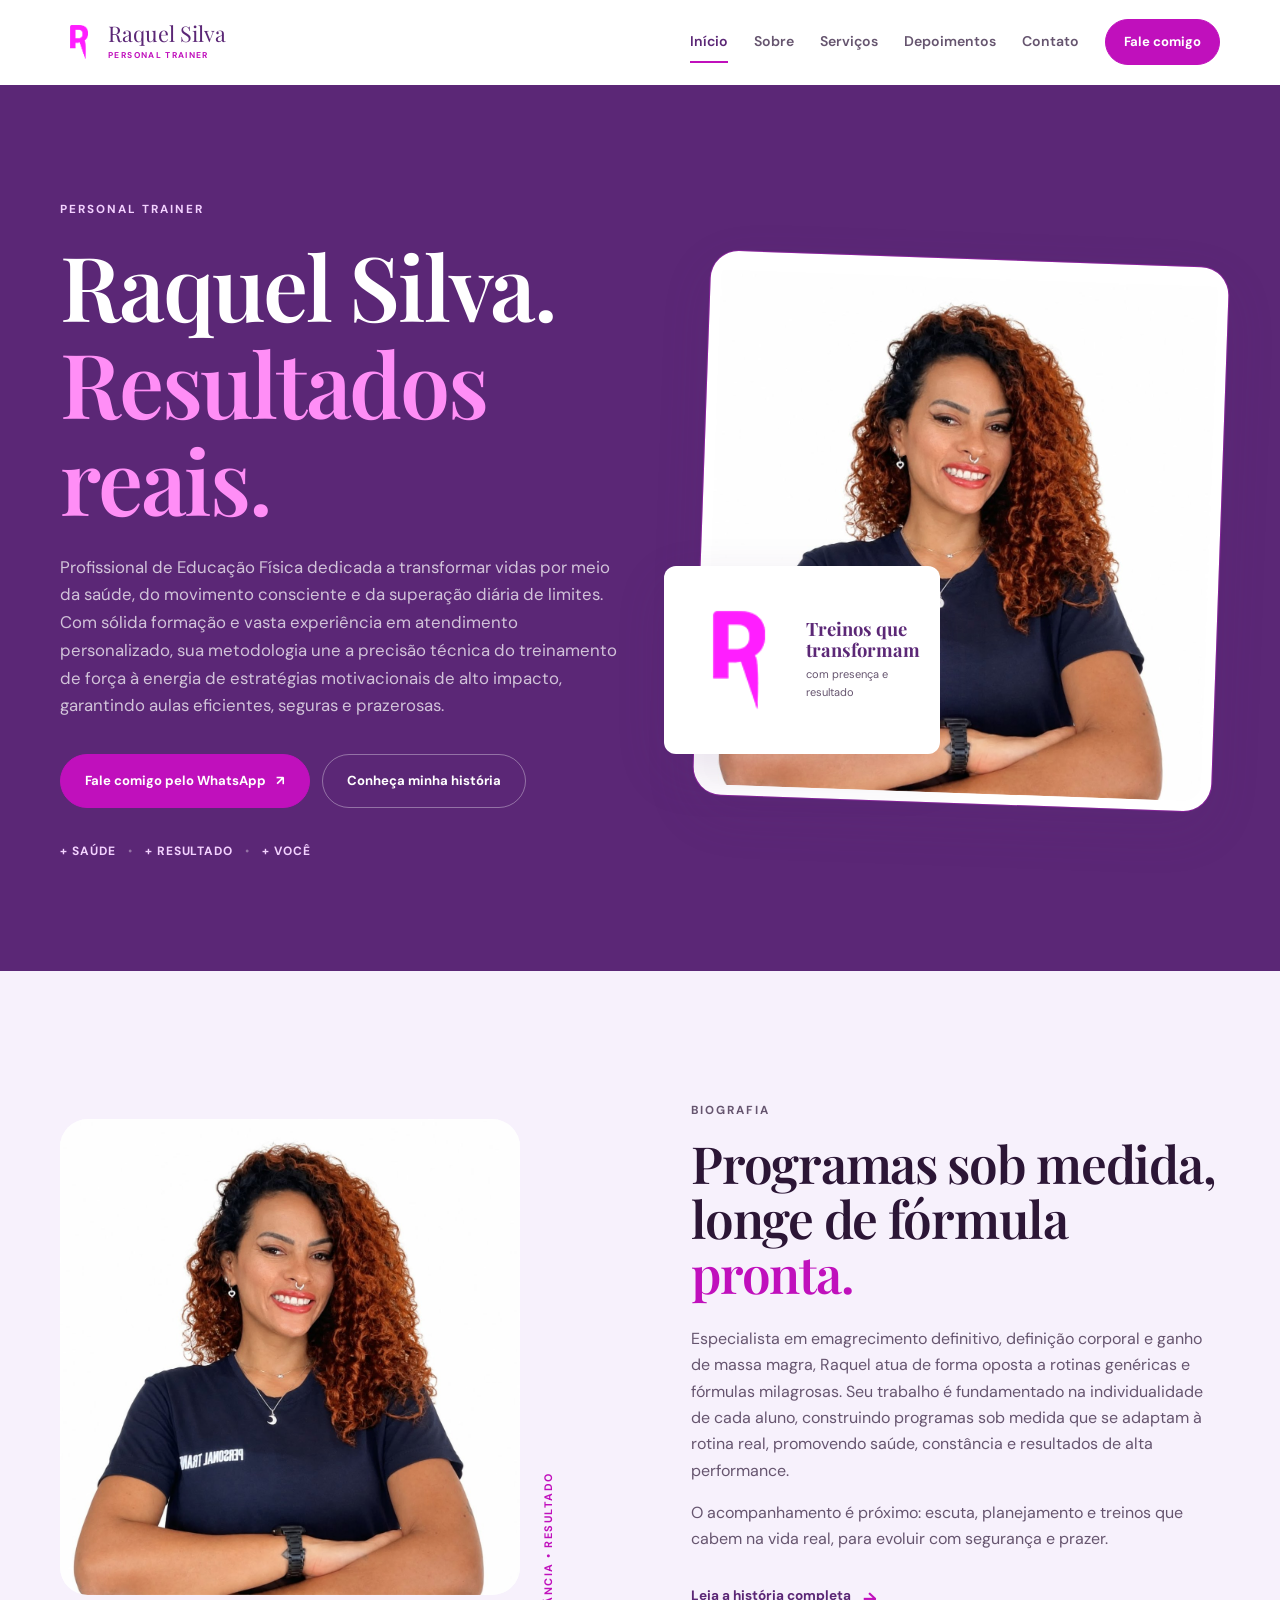
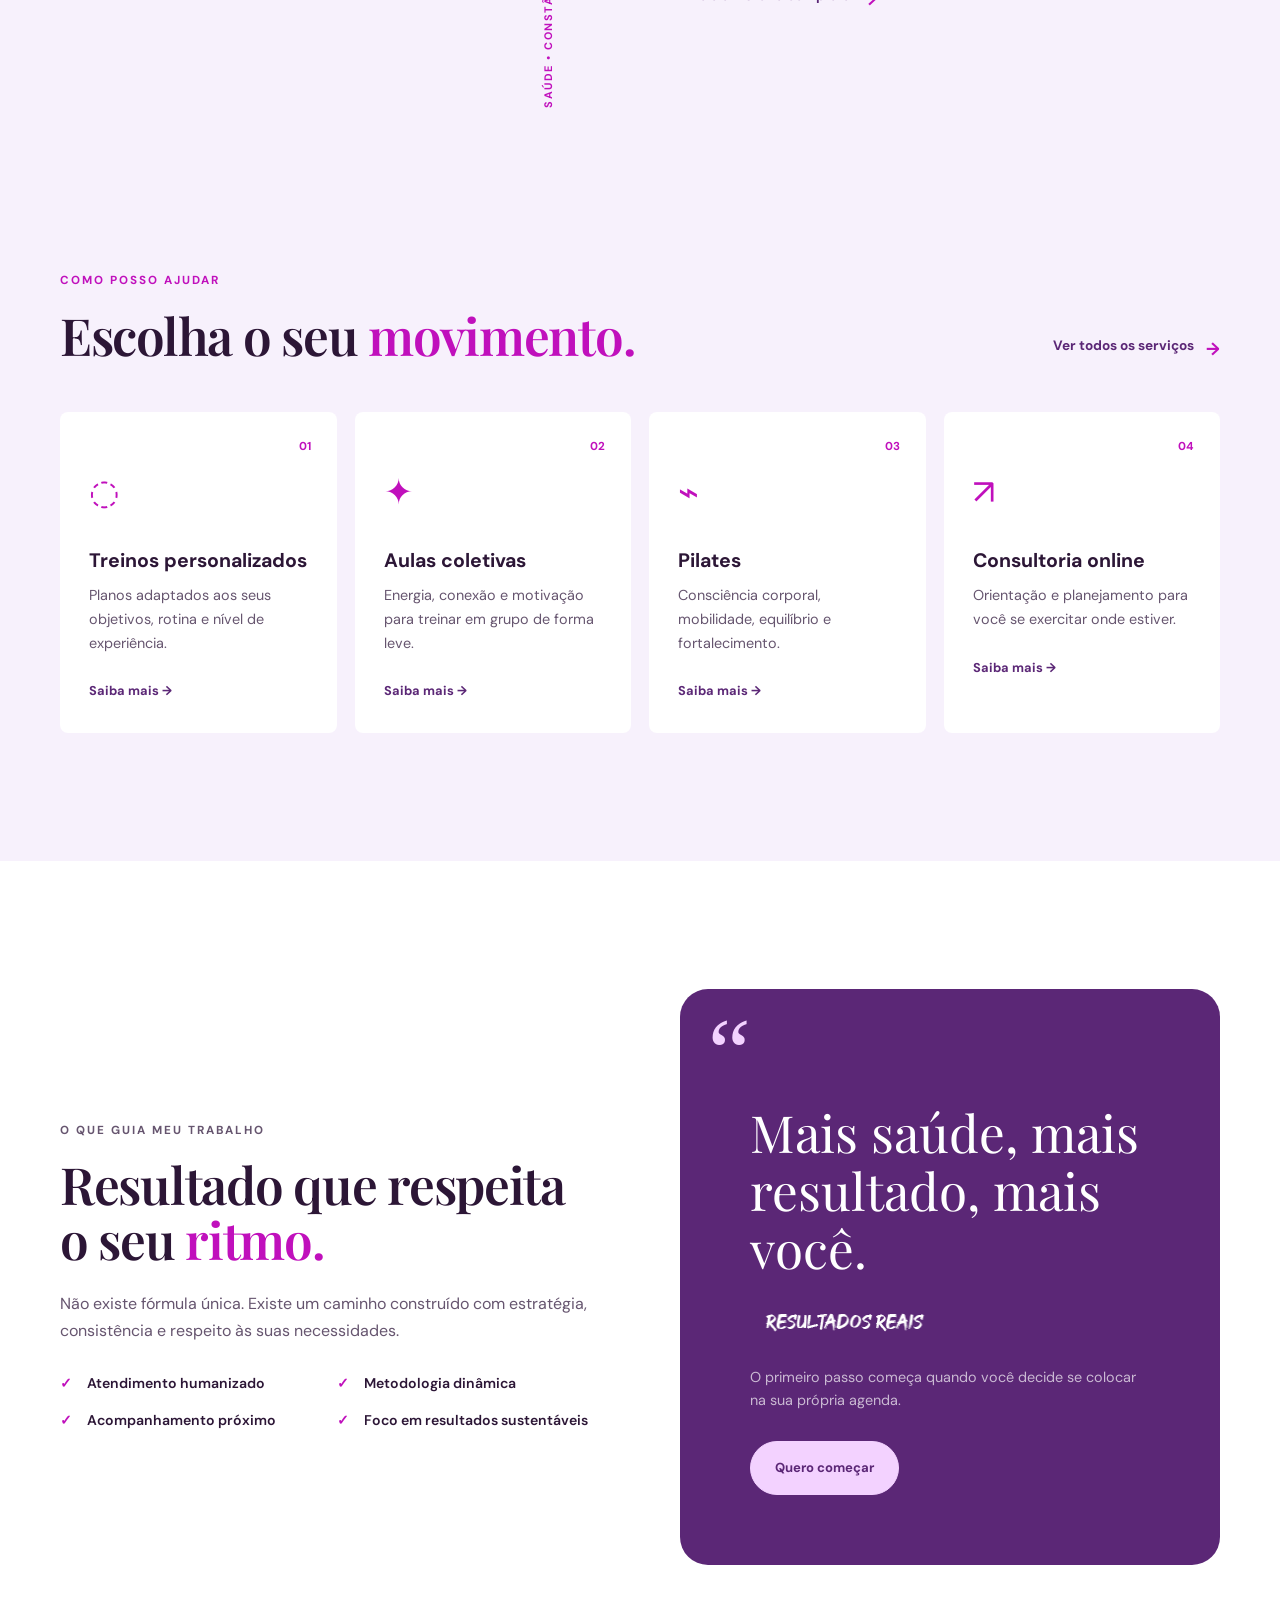
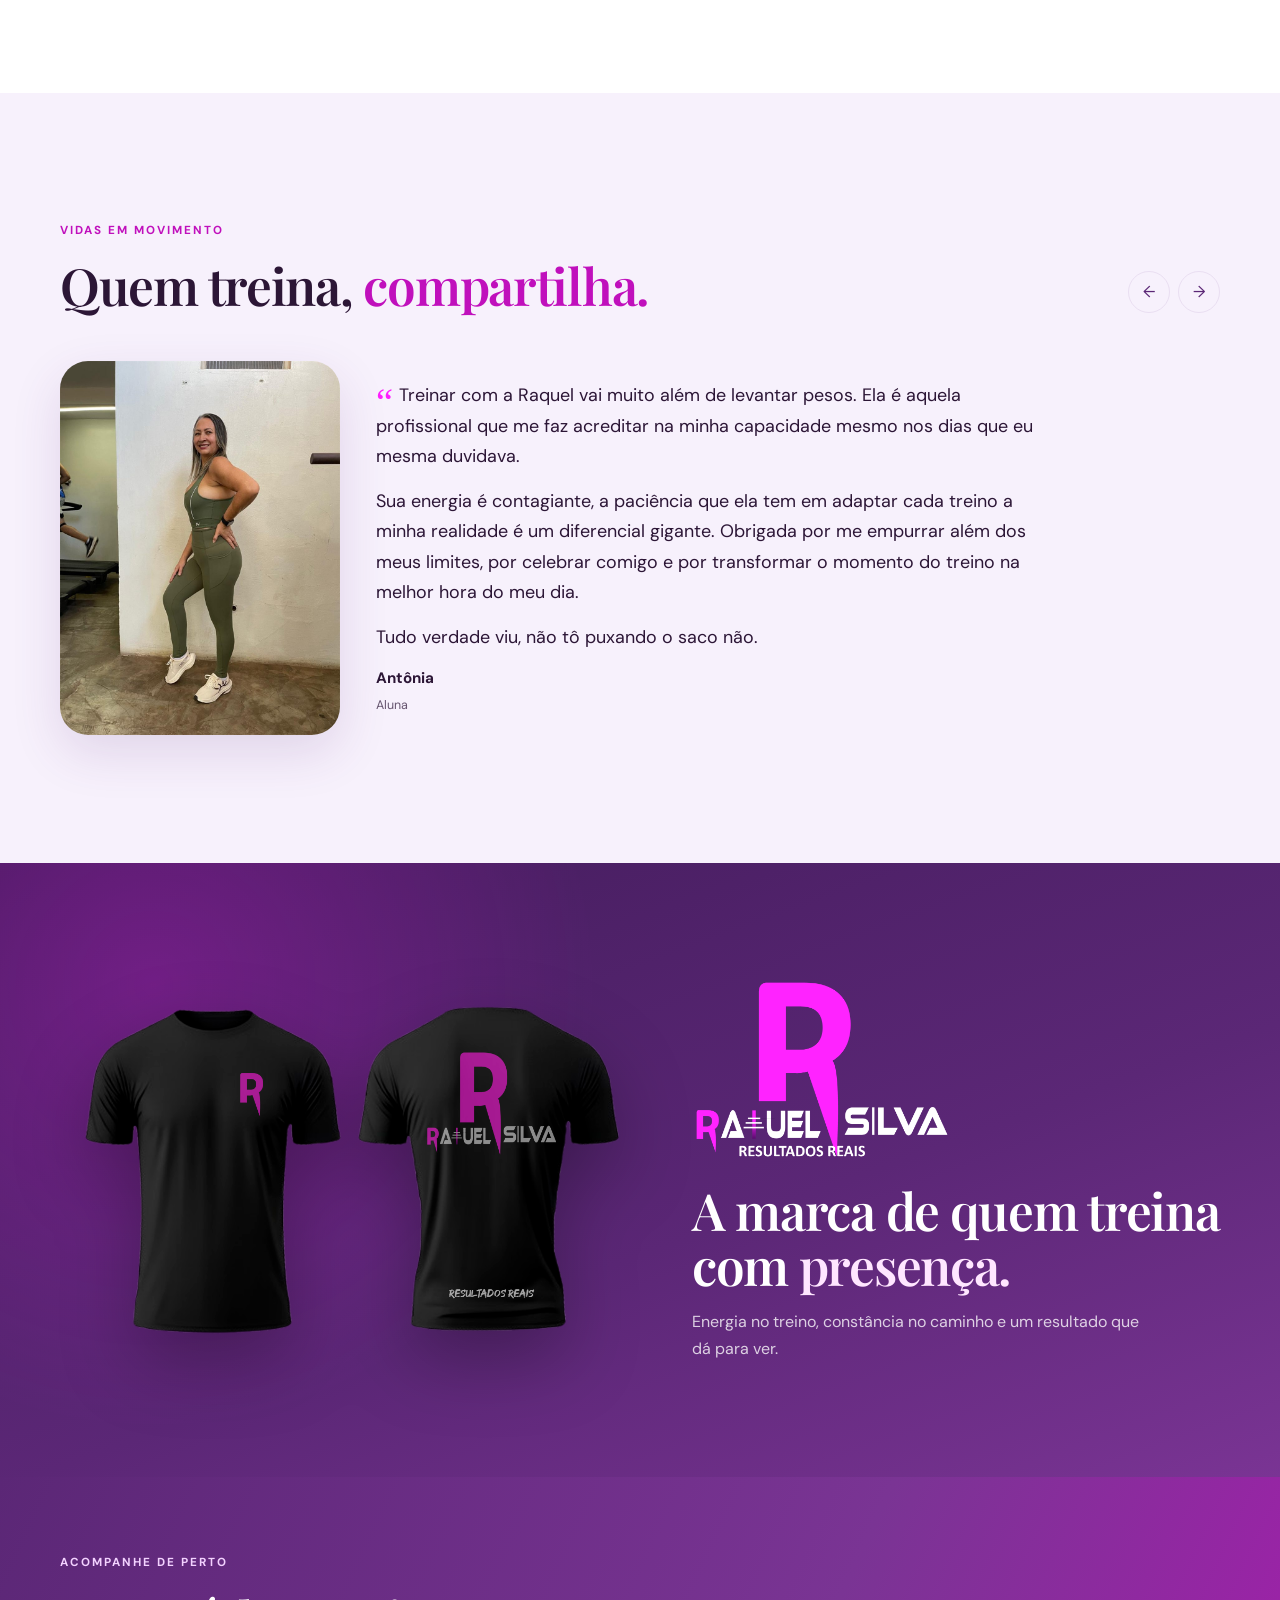
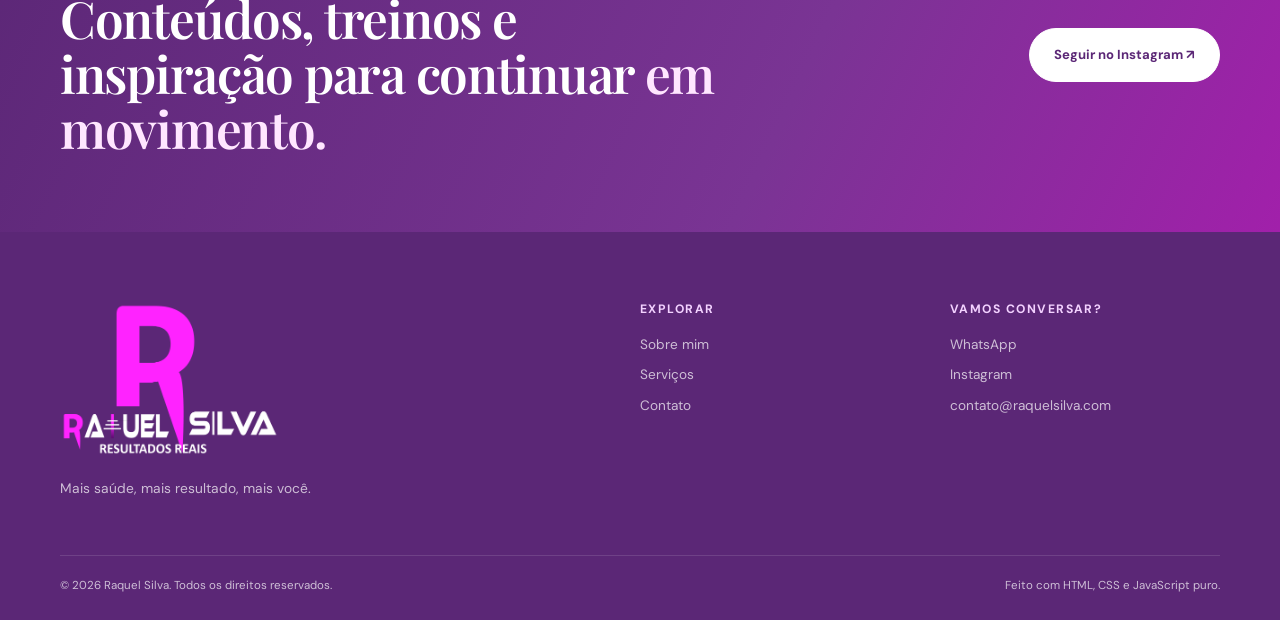
<file: index.html>
<!DOCTYPE html>
<html lang="pt-BR">

<head>
  <meta charset="UTF-8">
  <meta name="viewport" content="width=device-width, initial-scale=1.0">
  <meta name="description" content="Raquel Silva Personal Trainer: treinos inteligentes, Pilates, aulas coletivas e consultoria online em Novo Gama, Santa Maria, Gama e proximidades.">
  <meta name="theme-color" content="#5b2776">
  <meta property="og:title" content="Raquel Silva | Personal Trainer">
  <meta property="og:description" content="Mais saúde, mais resultado, mais você.">
  <title>Raquel Silva | Personal Trainer</title>
  <link rel="preconnect" href="https://fonts.googleapis.com">
  <link rel="preconnect" href="https://fonts.gstatic.com" crossorigin>
  <link href="https://fonts.googleapis.com/css2?family=DM+Sans:wght@400;500;600;700&family=Playfair+Display:wght@600;700&display=swap" rel="stylesheet">
  <link rel="icon" type="image/png" href="assets/images/brand/r.png">
  <link rel="stylesheet" href="assets/css/style.css">
  <link rel="stylesheet" href="assets/css/responsive.css">
  <script defer src="assets/js/main.js"></script>
  <script defer src="assets/js/carousel.js"></script>
</head>

<body>
  <a class="skip-link" href="#conteudo">Pular para o conteúdo</a>
  <header class="site-header" id="topo">
    <div class="container nav-wrapper">
      <a class="brand" href="index.html" aria-label="Raquel Silva, página inicial"><img class="brand-mark" src="assets/images/brand/r.png" alt=""><span class="brand-text"><span>Raquel Silva</span><small>PERSONAL TRAINER</small></span></a>
      <button class="menu-toggle" type="button" aria-expanded="false" aria-controls="menu-principal" aria-label="Abrir menu"><span></span><span></span><span></span></button>
      <nav class="main-nav" id="menu-principal" aria-label="Navegação principal">
        <a class="active" href="index.html">Início</a><a href="sobre.html">Sobre</a><a
          href="servicos.html">Serviços</a><a href="index.html#depoimentos">Depoimentos</a><a
          href="contato.html">Contato</a>
        <a class="button button-small" data-whatsapp href="#">Fale comigo</a>
      </nav>
    </div>
  </header>

  <main id="conteudo">
    <section class="hero section-dark">
      <div class="container hero-grid">
        <div class="hero-copy reveal">
          <p class="eyebrow">Personal trainer</p>
          <h1>Raquel Silva. <em>Resultados reais.</em></h1>
          <p class="hero-text">Profissional de Educação Física dedicada a transformar vidas por meio da saúde, do movimento consciente e da superação diária de limites. Com sólida formação e vasta experiência em atendimento personalizado, sua metodologia une a precisão técnica do treinamento de força à energia de estratégias motivacionais de alto impacto, garantindo aulas eficientes, seguras e prazerosas.</p>
          <div class="button-group"><a class="button" data-whatsapp href="#">Fale comigo pelo WhatsApp <span>↗</span></a><a class="button button-ghost-light" href="sobre.html">Conheça minha história</a></div>
          <div class="hero-proof"><strong>+ saúde</strong><span>•</span><strong>+ resultado</strong><span>•</span><strong>+ você</strong></div>
        </div>
        <div class="hero-visual reveal">
          <div class="image-frame"><img src="assets/images/raquel/raquel-principal.jpg" alt="Raquel Silva, personal trainer, sorrindo de braços cruzados" fetchpriority="high"></div>
          <div class="floating-card"><img class="spark-mark" src="assets/images/brand/r.png" alt=""><div><strong>Treinos que<br>transformam</strong><small>com presença e resultado</small></div></div>
        </div>
      </div>
    </section>

    <section class="section intro-section">
      <div class="container two-columns align-center">
        <div class="image-stack reveal"><div class="image-frame image-frame-small"><img src="assets/images/raquel/raquel-principal.jpg" alt="Retrato de Raquel Silva, personal trainer" loading="lazy"></div><span class="vertical-label">SAÚDE • CONSTÂNCIA • RESULTADO</span></div>
        <div class="section-copy reveal"><p class="eyebrow">Biografia</p><h2>Programas sob medida, longe de fórmula <em>pronta.</em></h2><p>Especialista em emagrecimento definitivo, definição corporal e ganho de massa magra, Raquel atua de forma oposta a rotinas genéricas e fórmulas milagrosas. Seu trabalho é fundamentado na individualidade de cada aluno, construindo programas sob medida que se adaptam à rotina real, promovendo saúde, constância e resultados de alta performance.</p><p>O acompanhamento é próximo: escuta, planejamento e treinos que cabem na vida real, para evoluir com segurança e prazer.</p><a class="text-link" href="sobre.html">Leia a história completa <span>→</span></a></div>
      </div>
    </section>

    <section class="section section-soft" id="servicos">
      <div class="container">
        <div class="section-heading">
          <div>
            <p class="eyebrow">Como posso ajudar</p>
            <h2>Escolha o seu <em>movimento.</em></h2>
          </div><a class="text-link desktop-only" href="servicos.html">Ver todos os serviços <span>→</span></a>
        </div>
        <div class="services-grid">
          <article class="service-card reveal"><span class="card-number">01</span>
            <div class="service-icon">◌</div>
            <h3>Treinos personalizados</h3>
            <p>Planos adaptados aos seus objetivos, rotina e nível de experiência.</p><a
              href="servicos.html#personalizados" aria-label="Saiba mais sobre treinos personalizados">Saiba mais →</a>
          </article>
          <article class="service-card reveal"><span class="card-number">02</span>
            <div class="service-icon">✦</div>
            <h3>Aulas coletivas</h3>
            <p>Energia, conexão e motivação para treinar em grupo de forma leve.</p><a href="servicos.html#coletivas"
              aria-label="Saiba mais sobre aulas coletivas">Saiba mais →</a>
          </article>
          <article class="service-card reveal"><span class="card-number">03</span>
            <div class="service-icon">⌁</div>
            <h3>Pilates</h3>
            <p>Consciência corporal, mobilidade, equilíbrio e fortalecimento.</p><a href="servicos.html#pilates"
              aria-label="Saiba mais sobre Pilates">Saiba mais →</a>
          </article>
          <article class="service-card reveal"><span class="card-number">04</span>
            <div class="service-icon">↗</div>
            <h3>Consultoria online</h3>
            <p>Orientação e planejamento para você se exercitar onde estiver.</p><a href="servicos.html#online"
              aria-label="Saiba mais sobre consultoria online">Saiba mais →</a>
          </article>
        </div>
      </div>
    </section>

    <section class="section philosophy-section"><div class="container philosophy-grid"><div class="section-copy reveal"><p class="eyebrow">O que guia meu trabalho</p><h2>Resultado que respeita o seu <em>ritmo.</em></h2><p>Não existe fórmula única. Existe um caminho construído com estratégia, consistência e respeito às suas necessidades.</p><ul class="check-list"><li>Atendimento humanizado</li><li>Metodologia dinâmica</li><li>Acompanhamento próximo</li><li>Foco em resultados sustentáveis</li></ul></div><div class="quote-card reveal"><span class="quote-mark">“</span><blockquote>Mais saúde, mais resultado, mais você.</blockquote><img class="quote-sign" src="assets/images/brand/resultados-reais.png" alt="Resultados reais"><p>O primeiro passo começa quando você decide se colocar na sua própria agenda.</p><a class="button" data-whatsapp href="#">Quero começar</a></div></div></section>

    <section class="section section-soft" id="depoimentos"><div class="container"><div class="section-heading"><div><p class="eyebrow">Vidas em movimento</p><h2>Quem treina, <em>compartilha.</em></h2></div><div class="carousel-controls"><button class="carousel-button" data-carousel-prev aria-label="Depoimento anterior">←</button><button class="carousel-button" data-carousel-next aria-label="Próximo depoimento">→</button></div></div>
      <div class="testimonials" data-carousel>
        <article class="testimonial active">
          <img class="testimonial-photo" src="assets/images/testimonials/antonia.jpg" alt="Antônia, aluna da Raquel Silva, na academia">
          <div>
            <div class="testimonial-text">
              <p>Treinar com a Raquel vai muito além de levantar pesos. Ela é aquela profissional que me faz acreditar na minha capacidade mesmo nos dias que eu mesma duvidava.</p>
              <p>Sua energia é contagiante, a paciência que ela tem em adaptar cada treino a minha realidade é um diferencial gigante. Obrigada por me empurrar além dos meus limites, por celebrar comigo e por transformar o momento do treino na melhor hora do meu dia.</p>
              <p>Tudo verdade viu, não tô puxando o saco não.</p>
            </div>
            <strong>Antônia</strong>
            <small>Aluna</small>
          </div>
        </article>
        <article class="testimonial">
          <img class="testimonial-photo" src="assets/images/testimonials/cristiane.jpg" alt="Cristiane, aluna da Raquel Silva, na academia">
          <div>
            <div class="testimonial-text">
              <p>Treinar com a Raquel foi uma experiência que transformou muito mais do que o meu corpo. Ao longo desse processo, percebi mudanças na minha mentalidade, na minha disciplina, na minha autoestima e na forma como eu enxergava o exercício físico.</p>
              <p>Ela me ensinou a respeitar meu processo, a acreditar mais no meu potencial e a entender que cada pequena evolução importa. Hoje me sinto mais forte, mais confiante e muito mais determinada. Sou muito grata por todo o acompanhamento e paciência que tem comigo nesse processo.</p>
            </div>
            <strong>Cristiane</strong>
            <small>Aluna</small>
          </div>
        </article>
        <article class="testimonial">
          <img class="testimonial-photo" src="assets/images/testimonials/nalva.jpg" alt="Nalva, aluna da Raquel Silva, na academia">
          <div>
            <div class="testimonial-text">
              <p>Quando comecei meus treinamentos com a personal, visava muito os benefícios que poderia ter no que diz respeito à saúde física.</p>
              <p>Dada minha rotina cansativa, seria uma forma de sustentar literalmente a carga do dia a dia. Daí comecei a observar uma outra coisa que pouco se fala: a saúde mental. Observei que não era somente o físico, mas também o psicológico. Aí que entra um detalhe importantíssimo: o profissional que vai trabalhar isso em você.</p>
              <p>E vamos falar a verdade?! A personal Raquel foi e é a pessoa perfeita para que eu pudesse chegar nesse patamar, tão bem tanto psicologicamente quanto fisicamente. São aulas que te levam ao limite e fazem você querer mais e mais, tudo isso com uma responsabilidade, com carisma, alegria e muita, mas muita dedicação mesmo por parte da Raquel.</p>
              <p>Gostaria de deixar explícita minha gratidão pela pessoa que você é, Raquel, uma profissional que não mede esforços para trazer alegria com resultado. Não é sobre treinar ou chegar numa condição física adequada, é sobre o que fazemos no caminho para chegar onde queremos, e com toda certeza o caminho com a Raquel é muito mais divertido e com resultado garantido.</p>
              <p>Obrigado.</p>
            </div>
            <strong>Nalva</strong>
            <small>Aluna</small>
          </div>
        </article>
        <article class="testimonial">
          <img class="testimonial-photo" src="assets/images/testimonials/priscila.jpg" alt="Priscila, aluna da Raquel Silva, na academia">
          <div>
            <div class="testimonial-text">
              <p>Desde que comecei a treinar com a Raquel, descobri o que é treinar de verdade, como nunca tinha feito antes. Ela falta me matar? Sim. Mas os resultados são incríveis. Às vezes, quando acontece de ter que treinar sem ela, eu vejo o quão difícil é treinar sozinha, criei dependência emocional. Obrigada, Raquel, por ser essa profissional incrível.</p>
            </div>
            <strong>Priscila</strong>
            <small>Aluna</small>
          </div>
        </article>
      </div>
    </div></section>

    <section class="brand-band" aria-label="Identidade visual Raquel Silva">
      <div class="container brand-band-grid">
        <img class="brand-shirt" src="assets/images/brand/blusa.png" alt="Camiseta preta com o R rosa na frente e a logomarca Raquel Silva Resultados Reais nas costas">
        <div>
          <img class="brand-band-logo" src="assets/images/brand/logo.png" alt="Logomarca Raquel Silva Resultados Reais">
          <h2>A marca de quem treina com <em>presença.</em></h2>
          <p>Energia no treino, constância no caminho e um resultado que dá para ver.</p>
        </div>
      </div>
    </section>

    <section class="instagram-banner">
      <div class="container instagram-content">
        <div>
          <p class="eyebrow">Acompanhe de perto</p>
          <h2>Conteúdos, treinos e inspiração para continuar <em>em movimento.</em></h2>
        </div><a class="button button-light" data-instagram href="#" target="_blank" rel="noopener noreferrer">Seguir no
          Instagram ↗</a>
      </div>
    </section>
  </main>
  <footer class="site-footer"><div class="container footer-grid"><div><a class="brand brand-light" href="index.html"><img class="brand-logo" src="assets/images/brand/logo.png" alt="Raquel Silva Resultados Reais"></a><p>Mais saúde, mais resultado, mais você.</p></div><div><h3>Explorar</h3><a href="sobre.html">Sobre mim</a><a href="servicos.html">Serviços</a><a href="contato.html">Contato</a></div><div><h3>Vamos conversar?</h3><a data-whatsapp href="#">WhatsApp</a><a data-instagram href="#" target="_blank" rel="noopener noreferrer">Instagram</a><a href="mailto:contato@raquelsilva.com">contato@raquelsilva.com</a></div></div><div class="container footer-bottom"><span>© <span data-year></span> Raquel Silva. Todos os direitos reservados.</span><span>Feito com HTML, CSS e JavaScript puro.</span></div></footer>
</body>

</html>
</file>
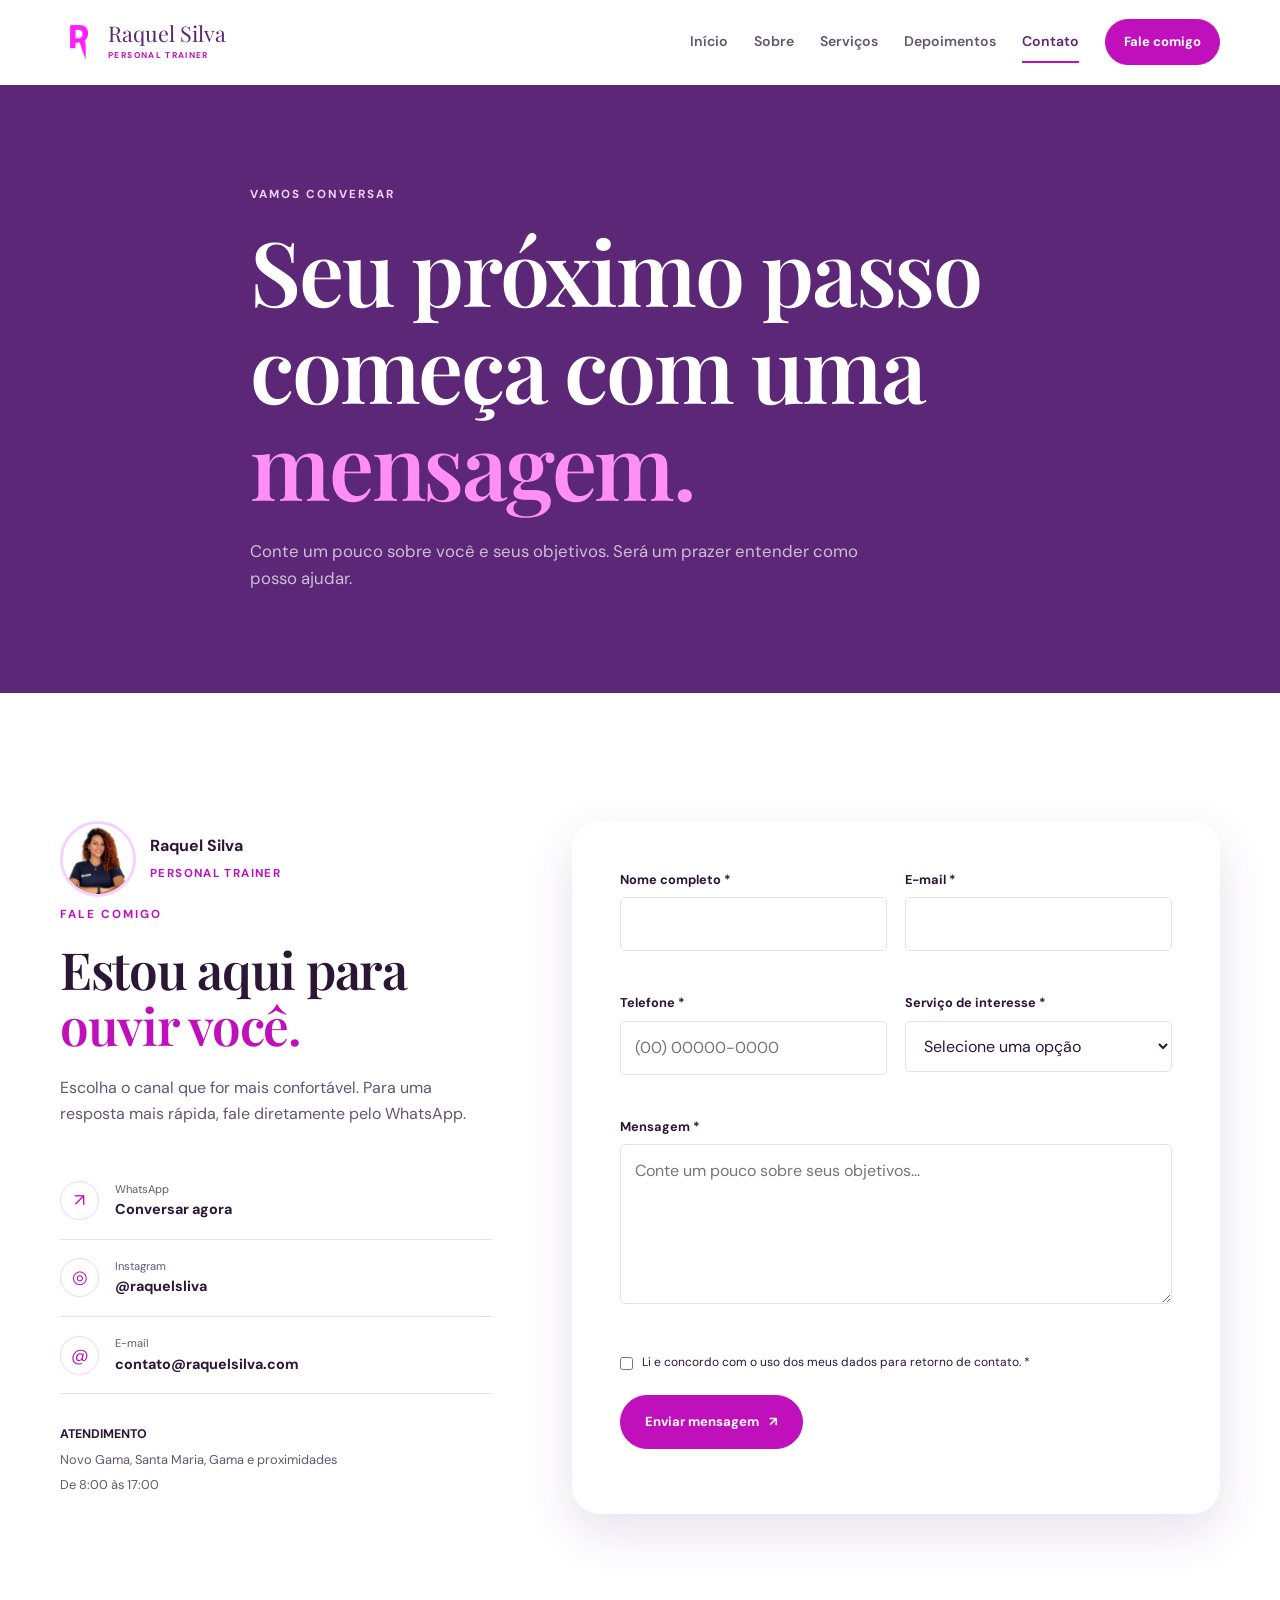
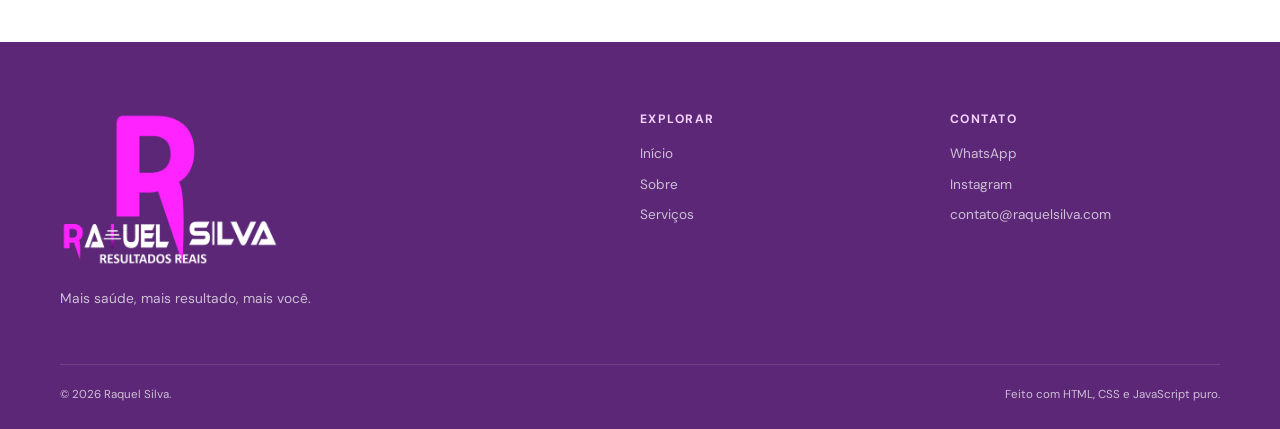
<file: contato.html>
<!DOCTYPE html>
<html lang="pt-BR">
<head><meta charset="UTF-8"><meta name="viewport" content="width=device-width, initial-scale=1.0"><meta name="description" content="Entre em contato com Raquel Silva Personal Trainer pelo WhatsApp, Instagram ou formulário online."><title>Contato | Raquel Silva Personal Trainer</title><link rel="preconnect" href="https://fonts.googleapis.com"><link rel="preconnect" href="https://fonts.gstatic.com" crossorigin><link href="https://fonts.googleapis.com/css2?family=DM+Sans:wght@400;500;600;700&family=Playfair+Display:wght@600;700&display=swap" rel="stylesheet"><link rel="icon" type="image/png" href="assets/images/brand/r.png"><meta name="theme-color" content="#5b2776"><link rel="stylesheet" href="assets/css/style.css"><link rel="stylesheet" href="assets/css/responsive.css"><script defer src="assets/js/main.js"></script><script defer src="assets/js/form-validation.js"></script></head>
<body><a class="skip-link" href="#conteudo">Pular para o conteúdo</a><header class="site-header" id="topo"><div class="container nav-wrapper"><a class="brand" href="index.html" aria-label="Raquel Silva, página inicial"><img class="brand-mark" src="assets/images/brand/r.png" alt=""><span class="brand-text"><span>Raquel Silva</span><small>PERSONAL TRAINER</small></span></a><button class="menu-toggle" type="button" aria-expanded="false" aria-controls="menu-principal" aria-label="Abrir menu"><span></span><span></span><span></span></button><nav class="main-nav" id="menu-principal" aria-label="Navegação principal"><a href="index.html">Início</a><a href="sobre.html">Sobre</a><a href="servicos.html">Serviços</a><a href="index.html#depoimentos">Depoimentos</a><a class="active" href="contato.html">Contato</a><a class="button button-small" data-whatsapp href="#">Fale comigo</a></nav></div></header>
<main id="conteudo"><section class="page-hero section-dark"><div class="container narrow"><p class="eyebrow">Vamos conversar</p><h1>Seu próximo passo começa com uma <em>mensagem.</em></h1><p>Conte um pouco sobre você e seus objetivos. Será um prazer entender como posso ajudar.</p></div></section><section class="section"><div class="container contact-grid"><div class="contact-intro reveal"><div class="contact-person"><img src="assets/images/raquel/raquel-principal.jpg" alt="Raquel Silva"><div><strong>Raquel Silva</strong><span>Personal trainer</span></div></div><p class="eyebrow">Fale comigo</p><h2>Estou aqui para <em>ouvir você.</em></h2><p>Escolha o canal que for mais confortável. Para uma resposta mais rápida, fale diretamente pelo WhatsApp.</p><a class="contact-line" data-whatsapp href="#"><span class="contact-icon">↗</span><span><small>WhatsApp</small><strong>Conversar agora</strong></span></a><a class="contact-line" data-instagram href="#" target="_blank" rel="noopener noreferrer"><span class="contact-icon">◎</span><span><small>Instagram</small><strong>@raquelsliva</strong></span></a><a class="contact-line" href="mailto:contato@raquelsilva.com"><span class="contact-icon">@</span><span><small>E-mail</small><strong>contato@raquelsilva.com</strong></span></a><div class="availability"><strong>Atendimento</strong><span>Novo Gama, Santa Maria, Gama e proximidades</span><span>De 8:00 às 17:00</span></div></div><div class="form-card reveal"><form id="contact-form" novalidate><!-- PERSONALIZE: para envio real, conecte este formulário ao Formspree, EmailJS ou backend próprio. --><div class="form-row"><div class="field"><label for="nome">Nome completo *</label><input id="nome" name="nome" type="text" autocomplete="name" required><small class="field-error" data-error-for="nome"></small></div><div class="field"><label for="email">E-mail *</label><input id="email" name="email" type="email" autocomplete="email" required><small class="field-error" data-error-for="email"></small></div></div><div class="form-row"><div class="field"><label for="telefone">Telefone *</label><input id="telefone" name="telefone" type="tel" autocomplete="tel" placeholder="(00) 00000-0000" required><small class="field-error" data-error-for="telefone"></small></div><div class="field"><label for="servico">Serviço de interesse *</label><select id="servico" name="servico" required><option value="">Selecione uma opção</option><option>Treinos personalizados</option><option>Aulas coletivas</option><option>Pilates</option><option>Consultoria online</option></select><small class="field-error" data-error-for="servico"></small></div></div><div class="field"><label for="mensagem">Mensagem *</label><textarea id="mensagem" name="mensagem" rows="5" placeholder="Conte um pouco sobre seus objetivos..." required></textarea><small class="field-error" data-error-for="mensagem"></small></div><label class="checkbox-field"><input id="privacidade" name="privacidade" type="checkbox" required><span>Li e concordo com o uso dos meus dados para retorno de contato. *</span></label><small class="field-error" data-error-for="privacidade"></small><button class="button" type="submit">Enviar mensagem <span>↗</span></button><div class="form-feedback" role="status" aria-live="polite"></div></form></div></div></section></main><footer class="site-footer"><div class="container footer-grid"><div><a class="brand brand-light" href="index.html"><img class="brand-logo" src="assets/images/brand/logo.png" alt="Raquel Silva Resultados Reais"></a><p>Mais saúde, mais resultado, mais você.</p></div><div><h3>Explorar</h3><a href="index.html">Início</a><a href="sobre.html">Sobre</a><a href="servicos.html">Serviços</a></div><div><h3>Contato</h3><a data-whatsapp href="#">WhatsApp</a><a data-instagram href="#" target="_blank" rel="noopener noreferrer">Instagram</a><a href="mailto:contato@raquelsilva.com">contato@raquelsilva.com</a></div></div><div class="container footer-bottom"><span>© <span data-year></span> Raquel Silva.</span><span>Feito com HTML, CSS e JavaScript puro.</span></div></footer></body></html>
</file>
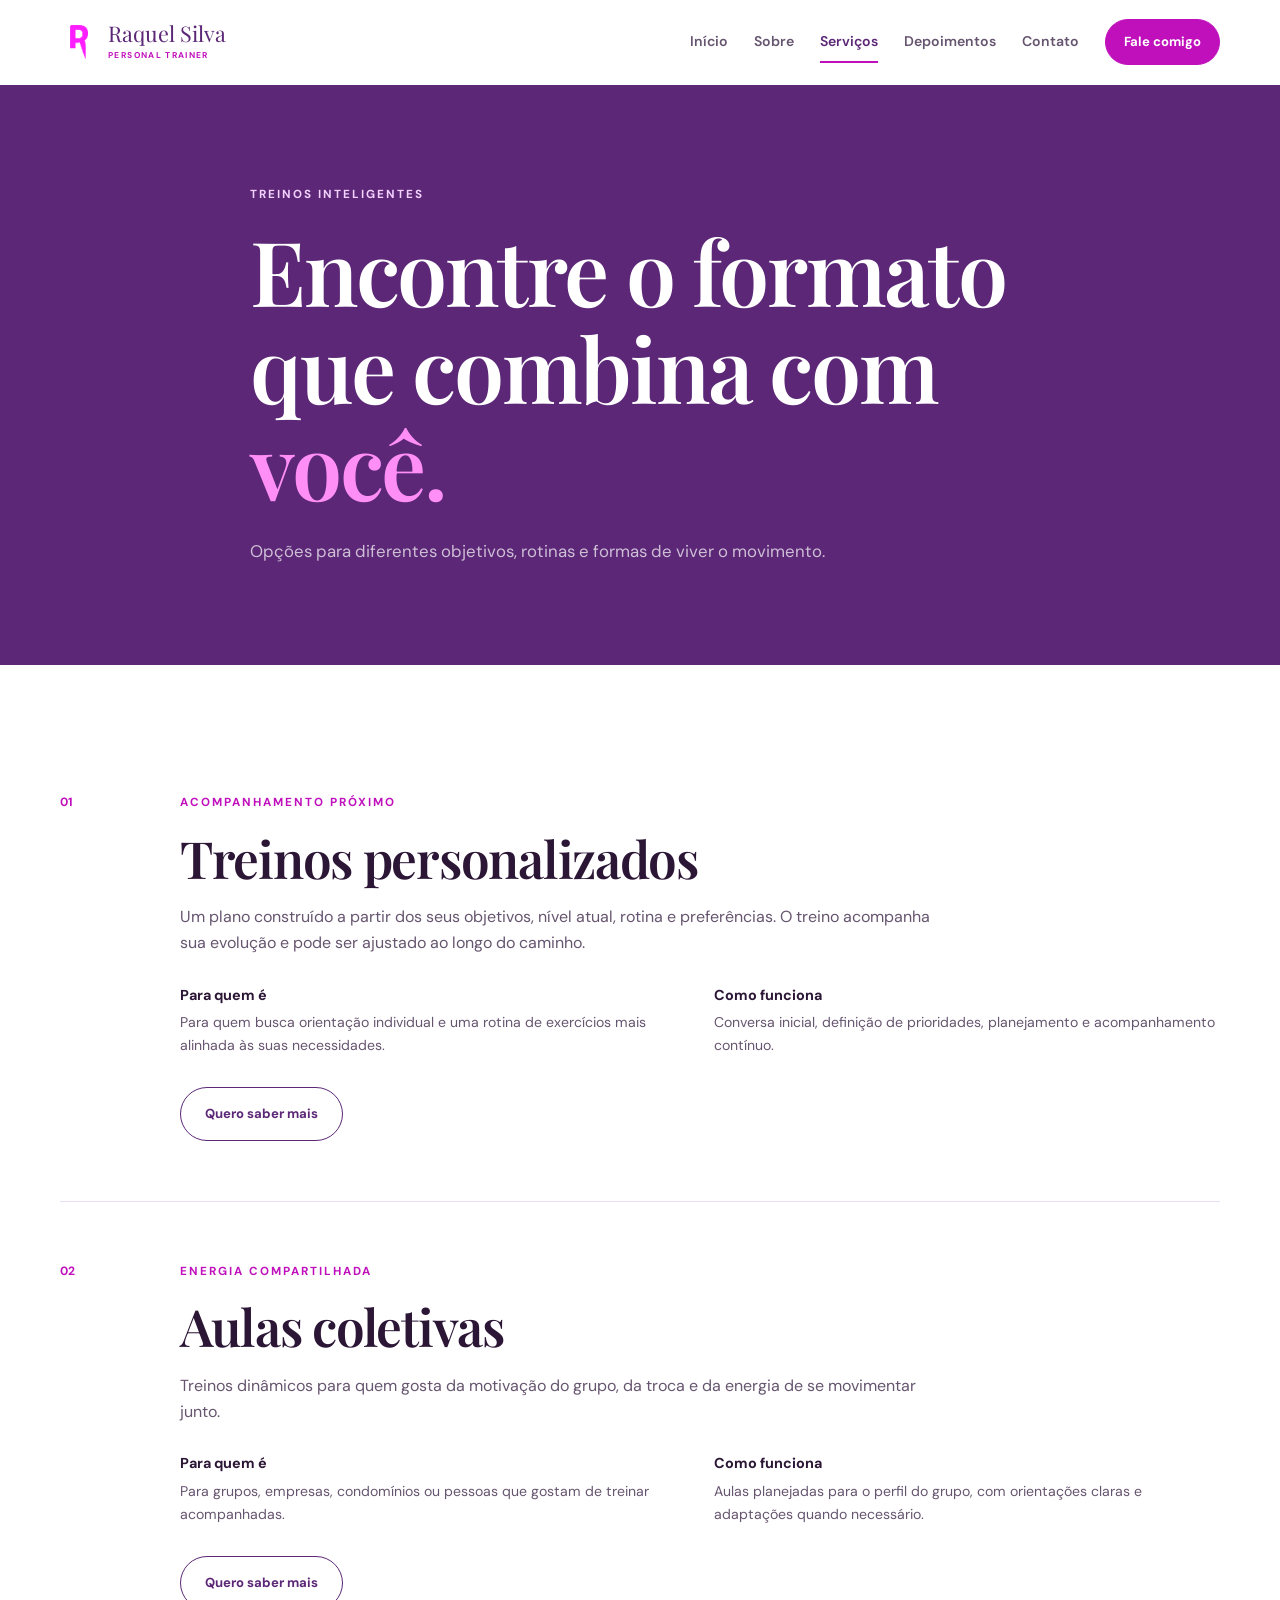
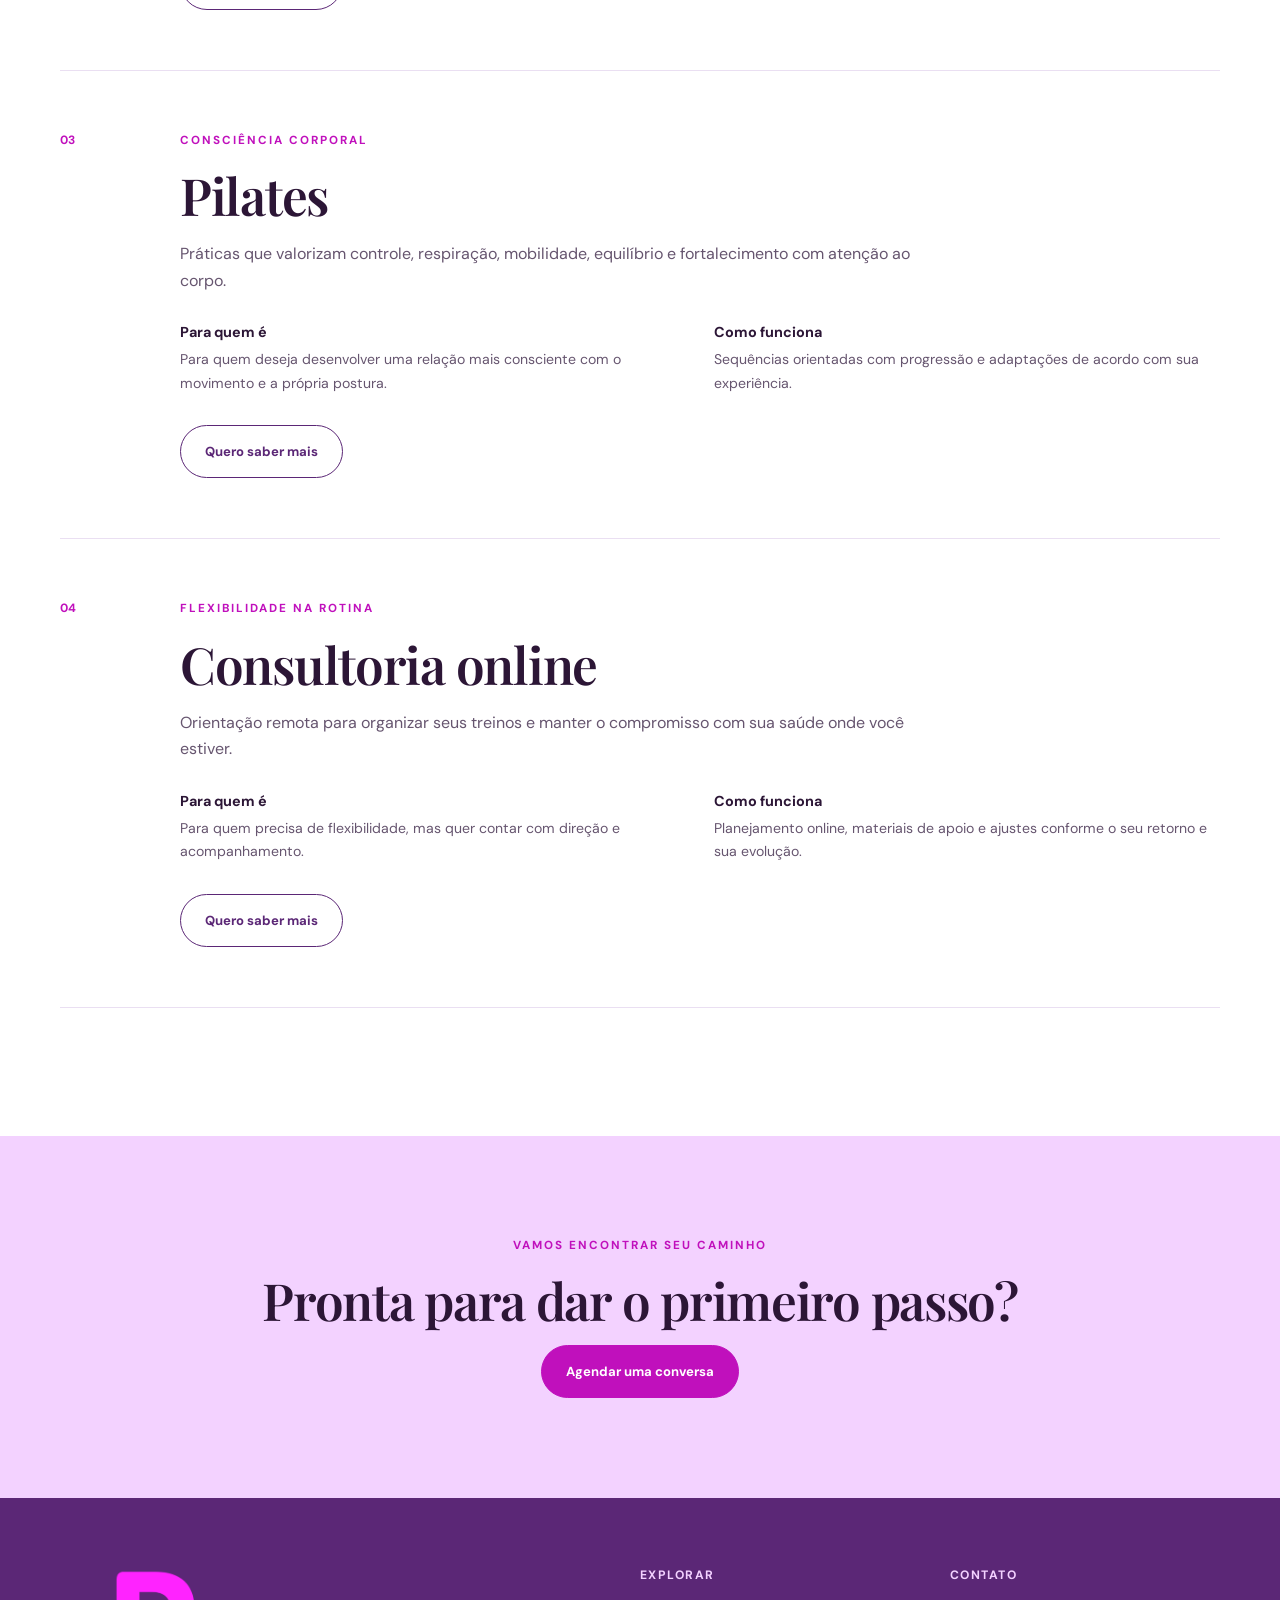
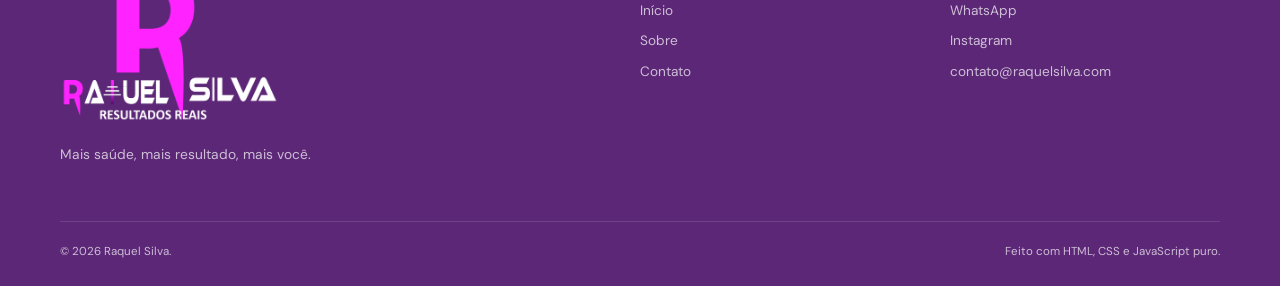
<file: servicos.html>
<!DOCTYPE html>
<html lang="pt-BR">
<head><meta charset="UTF-8"><meta name="viewport" content="width=device-width, initial-scale=1.0"><meta name="description" content="Conheça os serviços de treinos personalizados, aulas coletivas, Pilates e consultoria online da Raquel Silva."><title>Serviços | Raquel Silva Personal Trainer</title><link rel="preconnect" href="https://fonts.googleapis.com"><link rel="preconnect" href="https://fonts.gstatic.com" crossorigin><link href="https://fonts.googleapis.com/css2?family=DM+Sans:wght@400;500;600;700&family=Playfair+Display:wght@600;700&display=swap" rel="stylesheet"><link rel="icon" type="image/png" href="assets/images/brand/r.png"><meta name="theme-color" content="#5b2776"><link rel="stylesheet" href="assets/css/style.css"><link rel="stylesheet" href="assets/css/responsive.css"><script defer src="assets/js/main.js"></script></head>
<body><a class="skip-link" href="#conteudo">Pular para o conteúdo</a><header class="site-header" id="topo"><div class="container nav-wrapper"><a class="brand" href="index.html" aria-label="Raquel Silva, página inicial"><img class="brand-mark" src="assets/images/brand/r.png" alt=""><span class="brand-text"><span>Raquel Silva</span><small>PERSONAL TRAINER</small></span></a><button class="menu-toggle" type="button" aria-expanded="false" aria-controls="menu-principal" aria-label="Abrir menu"><span></span><span></span><span></span></button><nav class="main-nav" id="menu-principal" aria-label="Navegação principal"><a href="index.html">Início</a><a href="sobre.html">Sobre</a><a class="active" href="servicos.html">Serviços</a><a href="index.html#depoimentos">Depoimentos</a><a href="contato.html">Contato</a><a class="button button-small" data-whatsapp href="#">Fale comigo</a></nav></div></header>
<main id="conteudo"><section class="page-hero section-dark"><div class="container narrow"><p class="eyebrow">Treinos inteligentes</p><h1>Encontre o formato que combina com <em>você.</em></h1><p>Opções para diferentes objetivos, rotinas e formas de viver o movimento.</p></div></section><section class="section service-detail-section"><div class="container service-details"><article class="service-detail" id="personalizados"><div class="detail-number">01</div><div><p class="eyebrow">Acompanhamento próximo</p><h2>Treinos personalizados</h2><p>Um plano construído a partir dos seus objetivos, nível atual, rotina e preferências. O treino acompanha sua evolução e pode ser ajustado ao longo do caminho.</p><div class="detail-columns"><div><h3>Para quem é</h3><p>Para quem busca orientação individual e uma rotina de exercícios mais alinhada às suas necessidades.</p></div><div><h3>Como funciona</h3><p>Conversa inicial, definição de prioridades, planejamento e acompanhamento contínuo.</p></div></div><a class="button button-outline" data-whatsapp href="#">Quero saber mais</a></div></article><article class="service-detail" id="coletivas"><div class="detail-number">02</div><div><p class="eyebrow">Energia compartilhada</p><h2>Aulas coletivas</h2><p>Treinos dinâmicos para quem gosta da motivação do grupo, da troca e da energia de se movimentar junto.</p><div class="detail-columns"><div><h3>Para quem é</h3><p>Para grupos, empresas, condomínios ou pessoas que gostam de treinar acompanhadas.</p></div><div><h3>Como funciona</h3><p>Aulas planejadas para o perfil do grupo, com orientações claras e adaptações quando necessário.</p></div></div><a class="button button-outline" data-whatsapp href="#">Quero saber mais</a></div></article><article class="service-detail" id="pilates"><div class="detail-number">03</div><div><p class="eyebrow">Consciência corporal</p><h2>Pilates</h2><p>Práticas que valorizam controle, respiração, mobilidade, equilíbrio e fortalecimento com atenção ao corpo.</p><div class="detail-columns"><div><h3>Para quem é</h3><p>Para quem deseja desenvolver uma relação mais consciente com o movimento e a própria postura.</p></div><div><h3>Como funciona</h3><p>Sequências orientadas com progressão e adaptações de acordo com sua experiência.</p></div></div><a class="button button-outline" data-whatsapp href="#">Quero saber mais</a></div></article><article class="service-detail" id="online"><div class="detail-number">04</div><div><p class="eyebrow">Flexibilidade na rotina</p><h2>Consultoria online</h2><p>Orientação remota para organizar seus treinos e manter o compromisso com sua saúde onde você estiver.</p><div class="detail-columns"><div><h3>Para quem é</h3><p>Para quem precisa de flexibilidade, mas quer contar com direção e acompanhamento.</p></div><div><h3>Como funciona</h3><p>Planejamento online, materiais de apoio e ajustes conforme o seu retorno e sua evolução.</p></div></div><a class="button button-outline" data-whatsapp href="#">Quero saber mais</a></div></article></div></section><section class="cta-section"><div class="container narrow center"><p class="eyebrow">Vamos encontrar seu caminho</p><h2>Pronta para dar o primeiro passo?</h2><a class="button" data-whatsapp href="#">Agendar uma conversa</a></div></section></main><footer class="site-footer"><div class="container footer-grid"><div><a class="brand brand-light" href="index.html"><img class="brand-logo" src="assets/images/brand/logo.png" alt="Raquel Silva Resultados Reais"></a><p>Mais saúde, mais resultado, mais você.</p></div><div><h3>Explorar</h3><a href="index.html">Início</a><a href="sobre.html">Sobre</a><a href="contato.html">Contato</a></div><div><h3>Contato</h3><a data-whatsapp href="#">WhatsApp</a><a data-instagram href="#" target="_blank" rel="noopener noreferrer">Instagram</a><a href="mailto:contato@raquelsilva.com">contato@raquelsilva.com</a></div></div><div class="container footer-bottom"><span>© <span data-year></span> Raquel Silva.</span><span>Feito com HTML, CSS e JavaScript puro.</span></div></footer></body></html>
</file>
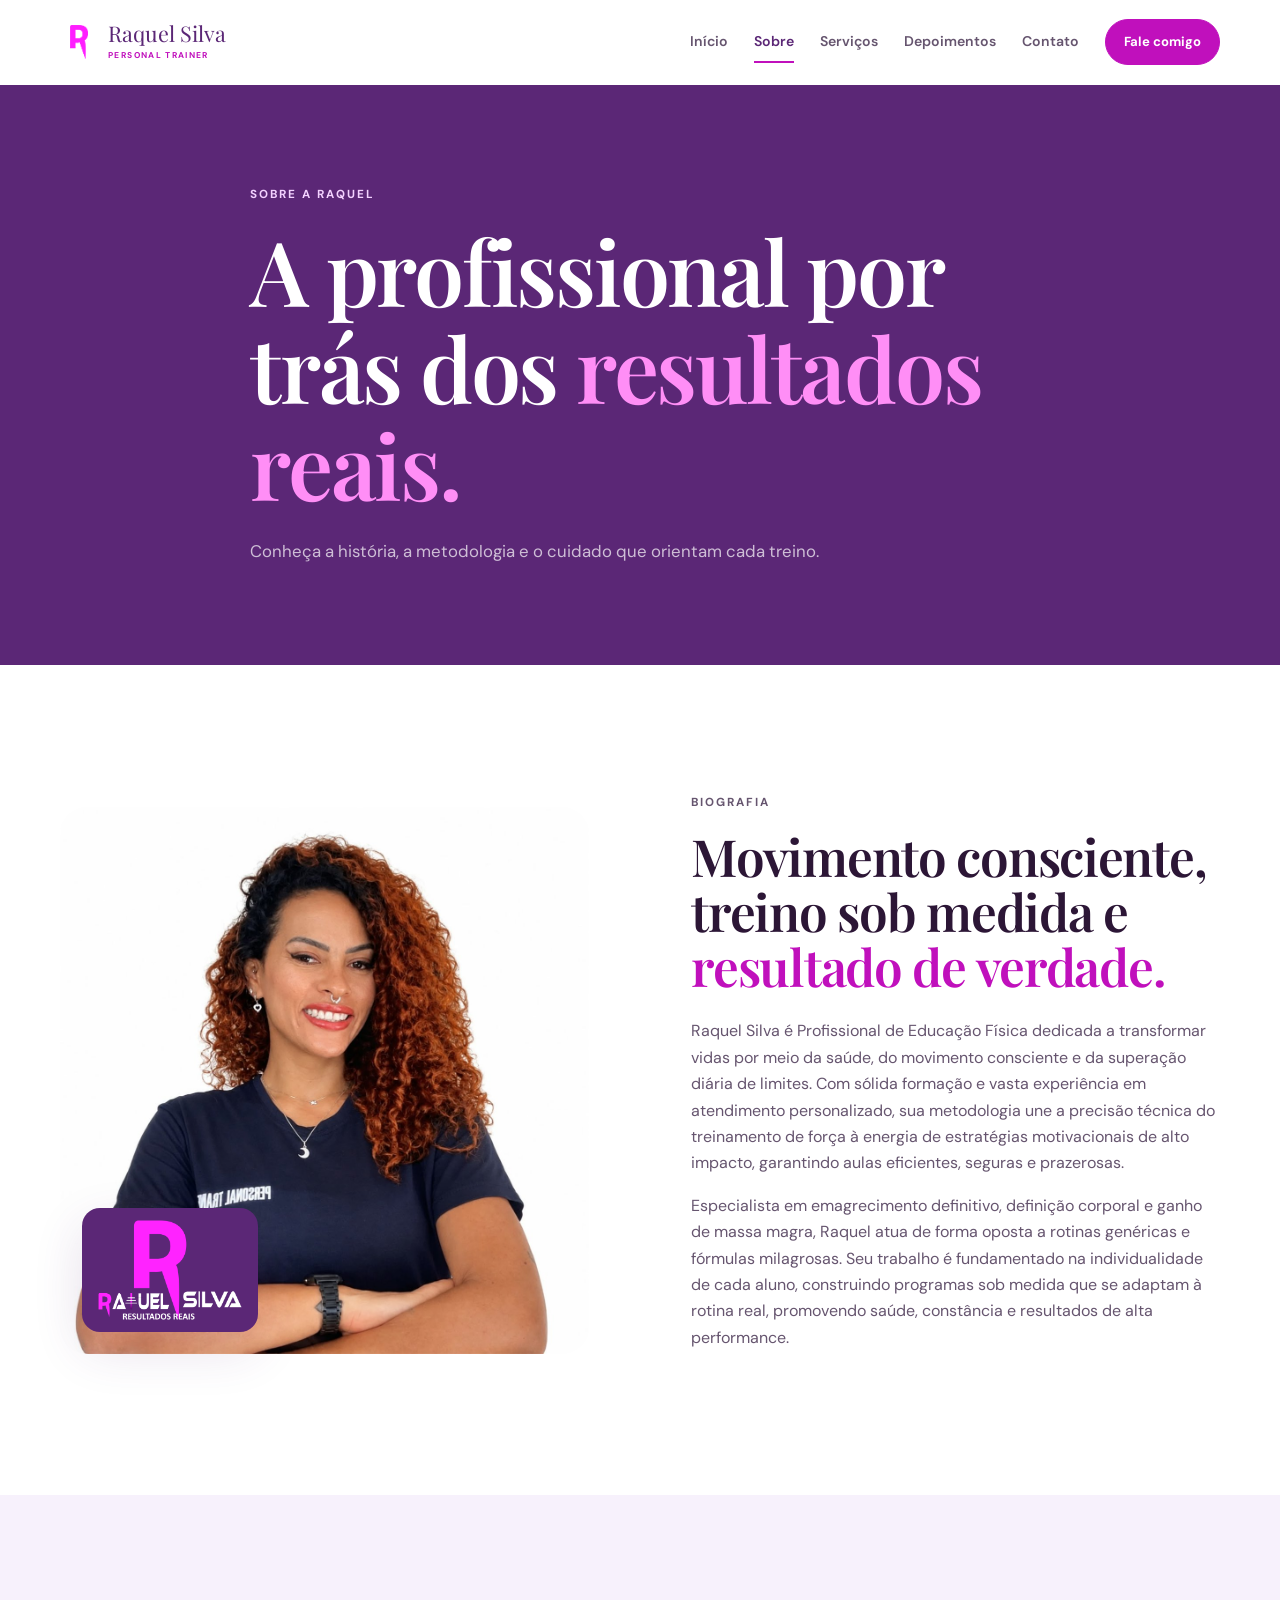
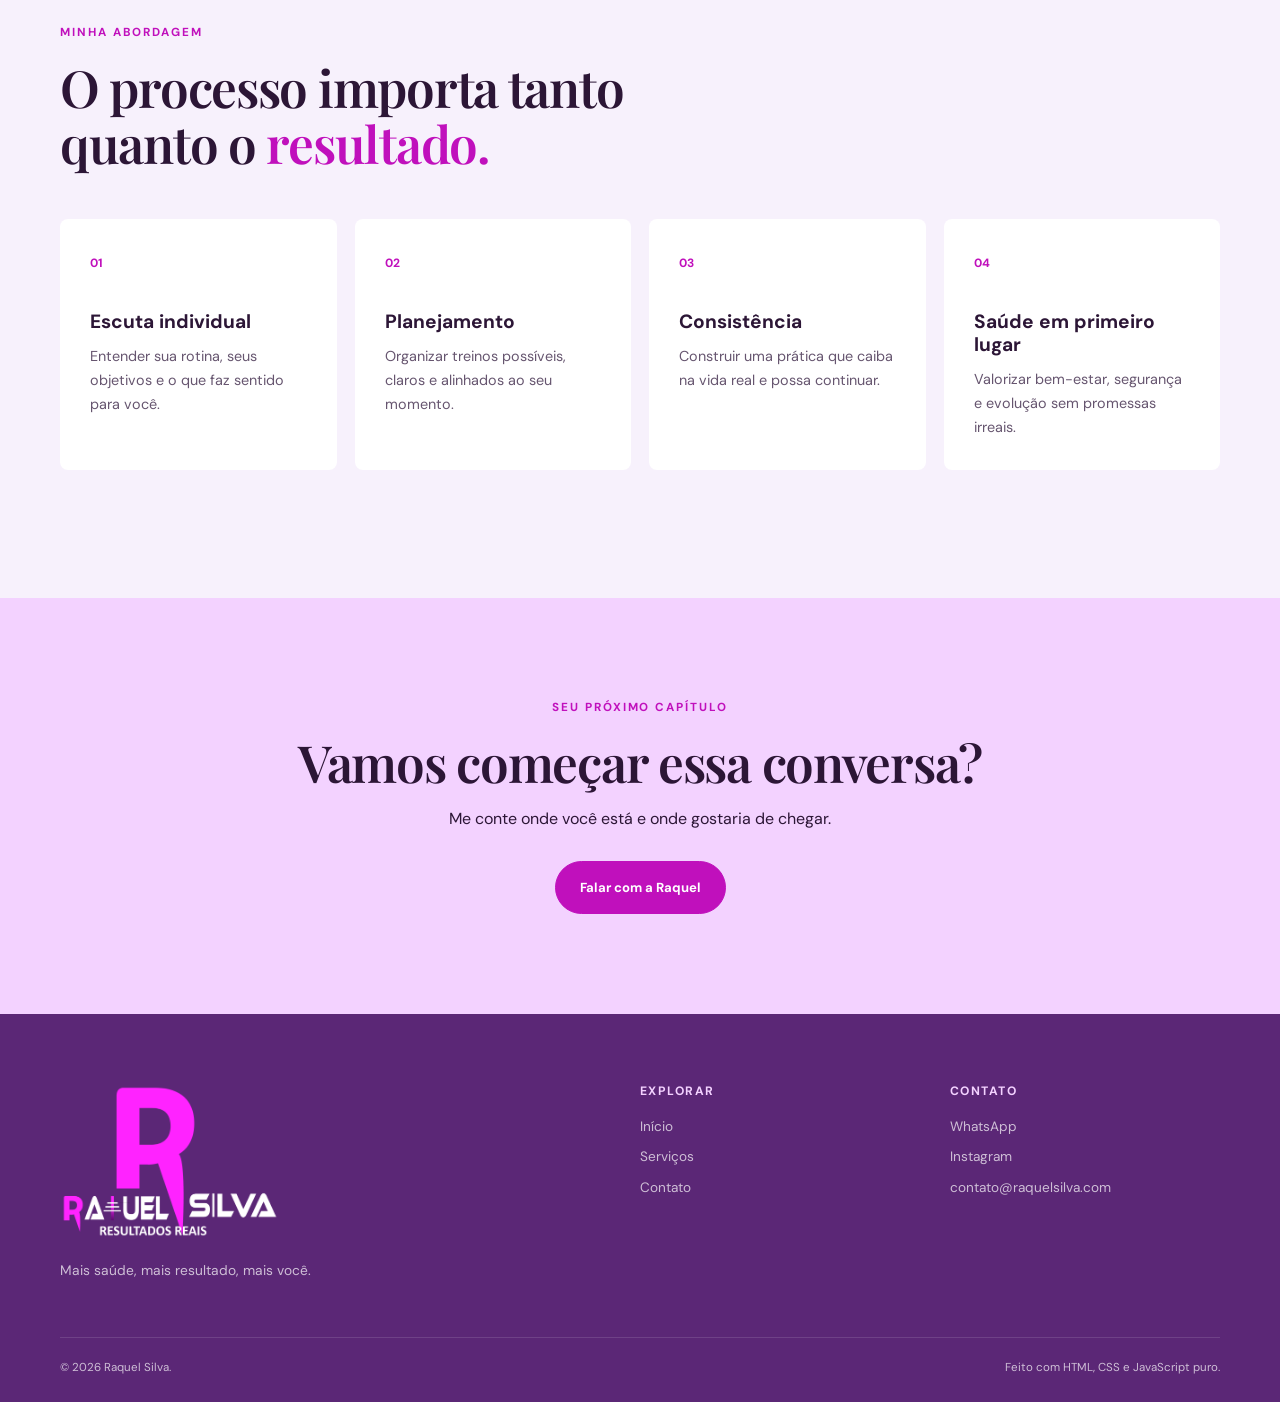
<file: sobre.html>
<!DOCTYPE html>
<html lang="pt-BR">
<head><meta charset="UTF-8"><meta name="viewport" content="width=device-width, initial-scale=1.0"><meta name="description" content="Conheça a abordagem, os valores e o propósito de Raquel Silva Personal Trainer."><title>Sobre | Raquel Silva Personal Trainer</title><link rel="preconnect" href="https://fonts.googleapis.com"><link rel="preconnect" href="https://fonts.gstatic.com" crossorigin><link href="https://fonts.googleapis.com/css2?family=DM+Sans:wght@400;500;600;700&family=Playfair+Display:wght@600;700&display=swap" rel="stylesheet"><link rel="icon" type="image/png" href="assets/images/brand/r.png"><meta name="theme-color" content="#5b2776"><link rel="stylesheet" href="assets/css/style.css"><link rel="stylesheet" href="assets/css/responsive.css"><script defer src="assets/js/main.js"></script></head>
<body><a class="skip-link" href="#conteudo">Pular para o conteúdo</a><header class="site-header" id="topo"><div class="container nav-wrapper"><a class="brand" href="index.html" aria-label="Raquel Silva, página inicial"><img class="brand-mark" src="assets/images/brand/r.png" alt=""><span class="brand-text"><span>Raquel Silva</span><small>PERSONAL TRAINER</small></span></a><button class="menu-toggle" type="button" aria-expanded="false" aria-controls="menu-principal" aria-label="Abrir menu"><span></span><span></span><span></span></button><nav class="main-nav" id="menu-principal" aria-label="Navegação principal"><a href="index.html">Início</a><a class="active" href="sobre.html">Sobre</a><a href="servicos.html">Serviços</a><a href="index.html#depoimentos">Depoimentos</a><a href="contato.html">Contato</a><a class="button button-small" data-whatsapp href="#">Fale comigo</a></nav></div></header>
<main id="conteudo"><section class="page-hero section-dark"><div class="container narrow"><p class="eyebrow">Sobre a Raquel</p><h1>A profissional por trás dos <em>resultados reais.</em></h1><p>Conheça a história, a metodologia e o cuidado que orientam cada treino.</p></div></section><section class="section"><div class="container two-columns align-center"><div class="portrait-wrap reveal"><div class="image-frame"><img src="assets/images/raquel/raquel-principal.jpg" alt="Raquel Silva, personal trainer, sorrindo de braços cruzados"></div><div class="portrait-badge"><img src="assets/images/brand/logo.png" alt="Logomarca Raquel Silva Resultados Reais"></div></div><div class="section-copy reveal"><p class="eyebrow">Biografia</p><h2>Movimento consciente, treino sob medida e <em>resultado de verdade.</em></h2><p>Raquel Silva é Profissional de Educação Física dedicada a transformar vidas por meio da saúde, do movimento consciente e da superação diária de limites. Com sólida formação e vasta experiência em atendimento personalizado, sua metodologia une a precisão técnica do treinamento de força à energia de estratégias motivacionais de alto impacto, garantindo aulas eficientes, seguras e prazerosas.</p><p>Especialista em emagrecimento definitivo, definição corporal e ganho de massa magra, Raquel atua de forma oposta a rotinas genéricas e fórmulas milagrosas. Seu trabalho é fundamentado na individualidade de cada aluno, construindo programas sob medida que se adaptam à rotina real, promovendo saúde, constância e resultados de alta performance.</p></div></div></section><section class="section section-soft"><div class="container"><div class="section-heading"><div><p class="eyebrow">Minha abordagem</p><h2>O processo importa tanto quanto o <em>resultado.</em></h2></div></div><div class="values-grid"><article class="value-card"><span>01</span><h3>Escuta individual</h3><p>Entender sua rotina, seus objetivos e o que faz sentido para você.</p></article><article class="value-card"><span>02</span><h3>Planejamento</h3><p>Organizar treinos possíveis, claros e alinhados ao seu momento.</p></article><article class="value-card"><span>03</span><h3>Consistência</h3><p>Construir uma prática que caiba na vida real e possa continuar.</p></article><article class="value-card"><span>04</span><h3>Saúde em primeiro lugar</h3><p>Valorizar bem-estar, segurança e evolução sem promessas irreais.</p></article></div></div></section><section class="cta-section"><div class="container narrow center"><p class="eyebrow">Seu próximo capítulo</p><h2>Vamos começar essa conversa?</h2><p>Me conte onde você está e onde gostaria de chegar.</p><a class="button" data-whatsapp href="#">Falar com a Raquel</a></div></section></main><footer class="site-footer"><div class="container footer-grid"><div><a class="brand brand-light" href="index.html"><img class="brand-logo" src="assets/images/brand/logo.png" alt="Raquel Silva Resultados Reais"></a><p>Mais saúde, mais resultado, mais você.</p></div><div><h3>Explorar</h3><a href="index.html">Início</a><a href="servicos.html">Serviços</a><a href="contato.html">Contato</a></div><div><h3>Contato</h3><a data-whatsapp href="#">WhatsApp</a><a data-instagram href="#" target="_blank" rel="noopener noreferrer">Instagram</a><a href="mailto:contato@raquelsilva.com">contato@raquelsilva.com</a></div></div><div class="container footer-bottom"><span>© <span data-year></span> Raquel Silva.</span><span>Feito com HTML, CSS e JavaScript puro.</span></div></footer></body></html>
</file>
<file: assets/css/style.css>
:root{--pink:#ff1eff;--primary:#5b2776;--primary-2:#6e348c;--secondary:#c010bc;--accent:#f3d2ff;--bg:#fff;--surface:#fff;--soft:#f7f1fc;--text:#2c1636;--muted:#66556f;--line:#eadff2;--success:#25d366;--shadow:0 18px 50px rgba(91,39,118,.14);--radius:8px;--radius-lg:28px;--transition:250ms ease}*{box-sizing:border-box;margin:0;padding:0}html{scroll-behavior:smooth}body{background:var(--bg);color:var(--text);font-family:'DM Sans',sans-serif;font-size:16px;line-height:1.65;overflow-x:hidden}body.menu-open{overflow:hidden}img{display:block;max-width:100%;height:auto}a{color:inherit;text-decoration:none}button,input,textarea,select{font:inherit}button{cursor:pointer}h1,h2{font-family:'Playfair Display',serif;font-weight:600;line-height:1.08;letter-spacing:-.025em}h1{font-size:clamp(2.8rem,7vw,5.8rem)}h2{font-size:clamp(2.1rem,4vw,3.8rem)}h3{line-height:1.2}.container{width:min(1160px,calc(100% - 40px));margin-inline:auto}.narrow{max-width:780px}.section{padding:clamp(76px,10vw,140px) 0}.section-soft{background:var(--soft)}.section-dark{background:var(--primary);color:#fff}.center{text-align:center}.eyebrow{color:var(--secondary);font-size:.73rem;font-weight:700;letter-spacing:.17em;text-transform:uppercase;margin-bottom:18px}.section-dark .eyebrow{color:var(--accent)}em{color:var(--secondary);font-style:normal}.section-dark em{color:#ff8ef6}.site-header{background:#fff;border-bottom:1px solid transparent;position:sticky;top:0;z-index:20;transition:box-shadow var(--transition),background var(--transition)}.site-header.scrolled{box-shadow:0 8px 25px rgba(91,39,118,.08);border-color:var(--line)}.nav-wrapper{align-items:center;display:flex;justify-content:space-between;min-height:84px}.brand{align-items:center;color:var(--primary);display:flex;flex-direction:row;font-family:'Playfair Display',serif;font-size:1.35rem;gap:10px;line-height:1}.brand-text{display:flex;flex-direction:column}.brand-mark{height:54px;object-fit:contain;width:auto}.brand-logo{display:block;height:auto;width:min(220px,68vw)}.brand small{color:var(--secondary);font-family:'DM Sans',sans-serif;font-size:.53rem;font-weight:700;letter-spacing:.16em;margin-top:7px}.brand-light{color:#fff}.main-nav{align-items:center;display:flex;gap:26px}.main-nav>a:not(.button){color:var(--muted);font-size:.88rem;font-weight:600;position:relative}.main-nav>a:not(.button):after{background:var(--secondary);bottom:-9px;content:'';height:2px;left:0;position:absolute;transform:scaleX(0);transform-origin:left;transition:transform var(--transition);width:100%}.main-nav>a:not(.button):hover,.main-nav>a.active{color:var(--primary)}.main-nav>a:hover:after,.main-nav>a.active:after{transform:scaleX(1)}.button{align-items:center;background:var(--secondary);border:1px solid var(--secondary);border-radius:99px;color:#fff;display:inline-flex;font-size:.82rem;font-weight:700;gap:10px;justify-content:center;padding:15px 24px;transition:transform var(--transition),background var(--transition),box-shadow var(--transition)}.button:hover{background:#8e0a8a;box-shadow:0 10px 25px rgba(192,16,188,.28);transform:translateY(-2px)}.button-small{padding:11px 18px!important;color:#fff!important}.button-ghost-light{background:transparent;border-color:rgba(255,255,255,.35)}.button-ghost-light:hover{background:#fff;color:var(--primary)}.button-light{background:#fff;border-color:#fff;color:var(--primary)}.button-outline{background:transparent;border-color:var(--primary);color:var(--primary)}.button-outline:hover{background:var(--primary);color:#fff}.menu-toggle{background:none;border:0;display:none}.skip-link{background:var(--secondary);color:#fff;left:10px;padding:8px 14px;position:fixed;top:-100px;z-index:30}.skip-link:focus{top:10px}.hero{padding:clamp(70px,9vw,130px) 0 110px}.hero-grid{align-items:center;display:grid;gap:70px;grid-template-columns:1.05fr .95fr}.hero-copy h1{margin-bottom:26px;max-width:720px}.hero-text{color:rgba(255,255,255,.72);font-size:1.05rem;max-width:570px}.button-group{display:flex;flex-wrap:wrap;gap:12px;margin:34px 0}.hero-proof{align-items:center;color:var(--accent);display:flex;font-size:.75rem;gap:12px;letter-spacing:.08em;text-transform:uppercase}.hero-proof span{color:rgba(255,255,255,.35)}.hero-visual{position:relative}.image-frame{border-radius:var(--radius-lg);overflow:hidden}.hero-visual .image-frame{aspect-ratio:20/21;background:#fff;border:10px solid rgba(255,255,255,.72);box-shadow:var(--shadow),0 0 0 1px rgba(255,30,255,.28);transform:rotate(2deg)}.hero-visual img{background:#fff;height:100%;object-fit:contain;object-position:center bottom;width:100%}.spark-mark{height:34px;width:34px}.floating-card{align-items:center;background:#fff;border-radius:12px;bottom:9%;box-shadow:var(--shadow);color:var(--primary);display:flex;gap:12px;left:-38px;padding:16px 20px;position:absolute}.floating-card strong{display:block;font-family:'Playfair Display',serif;font-size:1.15rem;line-height:1.15}.floating-card small{color:var(--muted);display:block;font-size:.69rem;margin-top:4px}.spark{color:var(--secondary);font-size:1.6rem}.circle-stamp{align-items:center;border:1px solid var(--accent);border-radius:50%;color:var(--accent);display:flex;flex-direction:column;font-size:.58rem;font-weight:700;height:112px;justify-content:center;letter-spacing:.04em;line-height:1.25;position:absolute;right:-20px;text-align:center;top:5%;width:112px}.circle-stamp span{font-size:1rem}.two-columns{display:grid;gap:clamp(45px,8vw,110px);grid-template-columns:1fr 1fr}.align-center{align-items:center}.image-stack{padding:20px 25px 20px 0;position:relative}.image-frame-small{aspect-ratio:4/5;max-width:460px}.image-frame-small img{background:#fff;height:100%;object-fit:contain;object-position:center bottom;width:100%}.intro-section{background:var(--soft)}.intro-section .image-frame-small{aspect-ratio:auto;background:#fff}.intro-section .image-frame-small img{height:auto}.vertical-label{bottom:16px;color:var(--secondary);font-size:.68rem;font-weight:700;letter-spacing:.14em;position:absolute;right:-78px;transform:rotate(-90deg)}.section-copy h2{margin-bottom:24px}.section-copy p{color:var(--muted);margin-bottom:16px}.text-link{color:var(--primary);display:inline-flex;font-size:.85rem;font-weight:700;gap:12px;margin-top:16px}.text-link span{color:var(--secondary);font-size:1.1rem;transition:transform var(--transition)}.text-link:hover span{transform:translateX(5px)}.section-heading{align-items:end;display:flex;justify-content:space-between;margin-bottom:48px}.section-heading h2{max-width:650px}.services-grid{display:grid;gap:18px;grid-template-columns:repeat(4,1fr)}.service-card{background:var(--surface);border:1px solid transparent;border-radius:var(--radius);min-height:310px;padding:28px;position:relative;transition:transform var(--transition),box-shadow var(--transition)}.service-card:hover{box-shadow:var(--shadow);transform:translateY(-7px)}.card-number{color:var(--secondary);font-size:.72rem;font-weight:700;position:absolute;right:25px;top:24px}.service-icon{color:var(--secondary);font-size:2.2rem;margin:22px 0 28px}.service-card h3{font-size:1.22rem;margin-bottom:12px}.service-card p{color:var(--muted);font-size:.9rem;margin-bottom:22px}.service-card a{color:var(--primary);font-size:.8rem;font-weight:700}.philosophy-grid{align-items:center;display:grid;gap:80px;grid-template-columns:1fr 1fr}.check-list{display:grid;gap:14px;grid-template-columns:1fr 1fr;list-style:none;margin-top:28px}.check-list li{font-size:.88rem;font-weight:600;padding-left:27px;position:relative}.check-list li:before{color:var(--secondary);content:'✓';font-weight:700;left:0;position:absolute}.quote-card{background:var(--primary);border-radius:var(--radius-lg);color:#fff;padding:clamp(34px,6vw,70px);position:relative}.quote-mark{color:var(--accent);font-family:Georgia,serif;font-size:6rem;left:28px;line-height:1;position:absolute;top:15px}.quote-card blockquote{font-family:'Playfair Display',serif;font-size:clamp(2rem,4vw,3.2rem);line-height:1.13;margin:45px 0 20px}.quote-card p{color:rgba(255,255,255,.68);font-size:.9rem;margin-bottom:28px}.quote-card .button{background:var(--accent);border-color:var(--accent);color:var(--primary)}.carousel-controls{display:flex;gap:8px}.carousel-button{background:transparent;border:1px solid var(--line);border-radius:50%;color:var(--primary);height:42px;transition:all var(--transition);width:42px}.carousel-button:hover{background:var(--primary);color:#fff}.testimonials{min-height:280px;position:relative}.testimonial{display:none;max-width:980px}.testimonial.active{align-items:center;display:grid;gap:36px;grid-template-columns:minmax(180px,280px) 1fr}.testimonial-photo{aspect-ratio:3/4;border-radius:var(--radius-lg);box-shadow:var(--shadow);height:100%;object-fit:cover;object-position:center 16%;width:100%}.testimonial-text p{color:var(--text);font-size:clamp(1rem,1.5vw,1.12rem);line-height:1.7;margin-bottom:14px}.testimonial-text p:first-child:before{color:var(--pink);content:'“';font-family:Georgia,serif;font-size:2.4rem;line-height:0;margin-right:6px;position:relative;top:.35em}.testimonial strong,.testimonial small{display:block}.testimonial strong{font-size:.95rem;margin-top:8px}.testimonial small{color:var(--muted);font-size:.78rem;margin-top:4px}.quote-sign{display:block;height:auto;margin:8px 0 18px;width:min(190px,70%)}.brand-band{background:radial-gradient(circle at 12% 20%,rgba(255,30,255,.22),transparent 36%),linear-gradient(160deg,#431c5c,#5b2776 58%,#7a3494);color:#fff;padding:clamp(72px,9vw,120px) 0}.brand-band-grid{align-items:center;display:grid;gap:48px;grid-template-columns:1.05fr .95fr}.brand-band img.brand-shirt{display:block;filter:drop-shadow(0 28px 36px rgba(0,0,0,.28));margin-inline:auto;max-width:560px;width:100%}.brand-band-logo{margin-bottom:22px;width:min(260px,80%)}.brand-band h2{margin-bottom:16px}.brand-band p{color:rgba(255,255,255,.78);max-width:460px}.brand-band em{color:#ffe6ff}.portrait-wrap{position:relative}.portrait-badge{background:var(--primary);border-radius:18px;bottom:22px;box-shadow:var(--shadow);left:22px;padding:10px 14px;position:absolute}.portrait-badge img{display:block;width:148px}.contact-person{align-items:center;display:flex;gap:14px;margin-bottom:8px}.contact-person img{border:3px solid var(--accent);border-radius:50%;height:76px;object-fit:cover;object-position:center 18%;width:76px}.contact-person strong{display:block;font-size:1rem}.contact-person span{color:var(--secondary);font-size:.72rem;font-weight:700;letter-spacing:.12em;text-transform:uppercase}.instagram-banner{background:linear-gradient(115deg,#5b2776 0%,#7a3494 62%,#c010bc 130%);color:#fff;padding:76px 0}.instagram-content{align-items:center;display:flex;gap:30px;justify-content:space-between}.instagram-banner .eyebrow{color:var(--accent)}.instagram-banner h2{font-size:clamp(2rem,4vw,3.5rem);max-width:700px}.instagram-banner em{color:#ffe6ff}.site-footer{background:var(--primary);color:rgba(255,255,255,.7);padding:70px 0 25px}.footer-grid{display:grid;gap:40px;grid-template-columns:2fr 1fr 1fr}.footer-grid p{font-size:.86rem;margin-top:20px}.footer-grid h3{color:var(--accent);font-size:.76rem;letter-spacing:.12em;margin-bottom:17px;text-transform:uppercase}.footer-grid>div>a:not(.brand){display:block;font-size:.85rem;margin:8px 0}.footer-grid>div>a:not(.brand):hover{color:#fff}.footer-bottom{border-top:1px solid rgba(255,255,255,.12);display:flex;font-size:.72rem;justify-content:space-between;margin-top:55px;padding-top:20px}.page-hero{padding:100px 0}.page-hero h1{max-width:800px}.page-hero p:not(.eyebrow){color:rgba(255,255,255,.7);font-size:1.05rem;margin-top:25px;max-width:620px}.values-grid{display:grid;gap:18px;grid-template-columns:repeat(4,1fr)}.value-card{background:#fff;border-radius:var(--radius);padding:30px}.value-card span,.detail-number{color:var(--secondary);font-size:.75rem;font-weight:700}.value-card h3{font-size:1.2rem;margin:35px 0 12px}.value-card p{color:var(--muted);font-size:.9rem}.cta-section{background:var(--accent);padding:100px 0}.cta-section h2{margin-bottom:16px}.cta-section p:not(.eyebrow){margin-bottom:28px}.service-details{display:grid;gap:0}.service-detail{border-bottom:1px solid var(--line);display:grid;gap:40px;grid-template-columns:80px 1fr;padding:60px 0}.service-detail:first-child{padding-top:0}.service-detail h2{font-size:clamp(2rem,4vw,3.4rem);margin:8px 0 18px}.service-detail>div:last-child>p:not(.eyebrow){color:var(--muted);max-width:760px}.detail-columns{display:grid;gap:28px;grid-template-columns:1fr 1fr;margin:30px 0}.detail-columns h3{font-size:.9rem;margin-bottom:7px}.detail-columns p{color:var(--muted);font-size:.88rem}.contact-grid{display:grid;gap:80px;grid-template-columns:.8fr 1.2fr}.contact-intro h2{margin-bottom:22px}.contact-intro>p:not(.eyebrow){color:var(--muted);margin-bottom:35px}.contact-line{align-items:center;border-bottom:1px solid var(--line);display:flex;gap:16px;padding:17px 0}.contact-icon{align-items:center;border:1px solid var(--accent);border-radius:50%;color:var(--secondary);display:flex;font-size:1.1rem;height:39px;justify-content:center;width:39px}.contact-line small,.contact-line strong{display:block}.contact-line small{color:var(--muted);font-size:.7rem}.contact-line strong{font-size:.9rem}.availability{display:grid;gap:4px;margin-top:30px}.availability strong{font-size:.78rem;text-transform:uppercase}.availability span{color:var(--muted);font-size:.8rem}.form-card{background:#fff;border-radius:var(--radius-lg);box-shadow:var(--shadow);padding:clamp(25px,4vw,48px)}.form-row{display:grid;gap:18px;grid-template-columns:1fr 1fr}.field{margin-bottom:19px}.field label{display:block;font-size:.8rem;font-weight:700;margin-bottom:7px}.field input,.field select,.field textarea{background:var(--bg);border:1px solid var(--line);border-radius:5px;color:var(--text);outline:none;padding:13px 14px;resize:vertical;width:100%}.field input:focus,.field select:focus,.field textarea:focus{border-color:var(--secondary);box-shadow:0 0 0 3px rgba(192,16,188,.16)}.field.invalid input,.field.invalid select,.field.invalid textarea{border-color:#bd4c4c}.field-error{color:#bd4c4c;display:block;font-size:.7rem;min-height:18px;margin-top:4px}.checkbox-field{align-items:flex-start;display:flex;font-size:.75rem;gap:9px;margin:4px 0}.checkbox-field input{accent-color:var(--secondary);margin-top:4px}.checkbox-field+.field-error{margin-left:24px}.form-feedback{font-size:.82rem;margin-top:17px}.form-feedback.success{color:#2a7c50}.form-feedback.error{color:#bd4c4c}

.reveal {
    opacity: 0;
    transform: translateY(18px);
    transition: opacity .7s ease, transform .7s ease
}

.reveal.is-visible {
    opacity: 1;
    transform: none
}
</file>
<file: assets/css/responsive.css>
@media (max-width:960px){.main-nav{gap:15px}.services-grid,.values-grid{grid-template-columns:repeat(2,1fr)}.hero-grid{gap:45px}.philosophy-grid{gap:45px}.contact-grid{gap:45px}}
@media (max-width:760px){.testimonial.active,.brand-band-grid{grid-template-columns:1fr}.testimonial-photo{max-width:280px}.portrait-badge{left:12px;bottom:12px}.portrait-badge img{width:120px}.brand-band-logo{width:min(220px,70%)}.container{width:min(100% - 32px,560px)}.nav-wrapper{min-height:72px}.menu-toggle{display:flex;flex-direction:column;gap:5px;padding:8px;position:relative;z-index:22}.menu-toggle span{background:var(--primary);display:block;height:2px;transition:transform var(--transition),opacity var(--transition);width:24px}.menu-toggle[aria-expanded=true] span:nth-child(1){transform:translateY(7px) rotate(45deg)}.menu-toggle[aria-expanded=true] span:nth-child(2){opacity:0}.menu-toggle[aria-expanded=true] span:nth-child(3){transform:translateY(-7px) rotate(-45deg)}.main-nav{align-items:flex-start;background:var(--bg);flex-direction:column;gap:0;height:calc(100vh - 72px);left:0;padding:30px 24px;position:fixed;top:72px;transform:translateX(100%);transition:transform var(--transition);width:100%;z-index:21}.main-nav.open{transform:translateX(0)}.main-nav>a:not(.button){border-bottom:1px solid var(--line);font-size:1.1rem;padding:15px 0;width:100%}.main-nav>a:not(.button):after{display:none}.main-nav .button{margin-top:25px;width:100%}.hero{padding:70px 0 90px}.hero-grid,.two-columns,.philosophy-grid,.contact-grid{grid-template-columns:1fr}.hero-copy h1{font-size:clamp(2.7rem,13vw,4.3rem)}.hero-visual{margin:8px auto 28px;max-width:420px;order:-1;width:88%}.circle-stamp{display:none}.floating-card{bottom:8px;left:8px;max-width:78%;padding:8px 10px}.spark-mark{height:28px;width:auto}.floating-card strong{font-size:.95rem}.circle-stamp{right:-14px}.section{padding:75px 0}.image-stack{margin:0 auto;max-width:450px;width:90%}.section-heading{align-items:flex-start;flex-direction:column;gap:18px}.desktop-only{display:none}.services-grid,.values-grid{grid-template-columns:1fr 1fr}.service-card{min-height:260px;padding:23px}.service-icon{margin:15px 0 20px}.check-list{grid-template-columns:1fr}.quote-card{margin-top:20px}.instagram-content{align-items:flex-start;flex-direction:column}.instagram-content .button{width:100%}.footer-grid{grid-template-columns:1fr 1fr}.footer-grid>div:first-child{grid-column:1/-1}.footer-bottom{flex-direction:column;gap:8px}.page-hero{padding:76px 0}.service-detail{gap:16px;grid-template-columns:45px 1fr;padding:45px 0}.detail-columns{grid-template-columns:1fr}.form-row{grid-template-columns:1fr}}
@media (max-width:420px){.services-grid,.values-grid{grid-template-columns:1fr}.service-card{min-height:0}.hero-proof{font-size:.65rem;gap:7px}.floating-card{padding:12px 14px}.floating-card strong{font-size:1rem}.circle-stamp{height:76px;width:76px}.footer-grid{grid-template-columns:1fr}.footer-grid>div:first-child{grid-column:auto}.button-group .button{width:100%}}
@media (prefers-reduced-motion:reduce){html{scroll-behavior:auto}*,*:before,*:after{animation-duration:.01ms!important;animation-iteration-count:1!important;scroll-behavior:auto!important;transition-duration:.01ms!important}}
</file>
